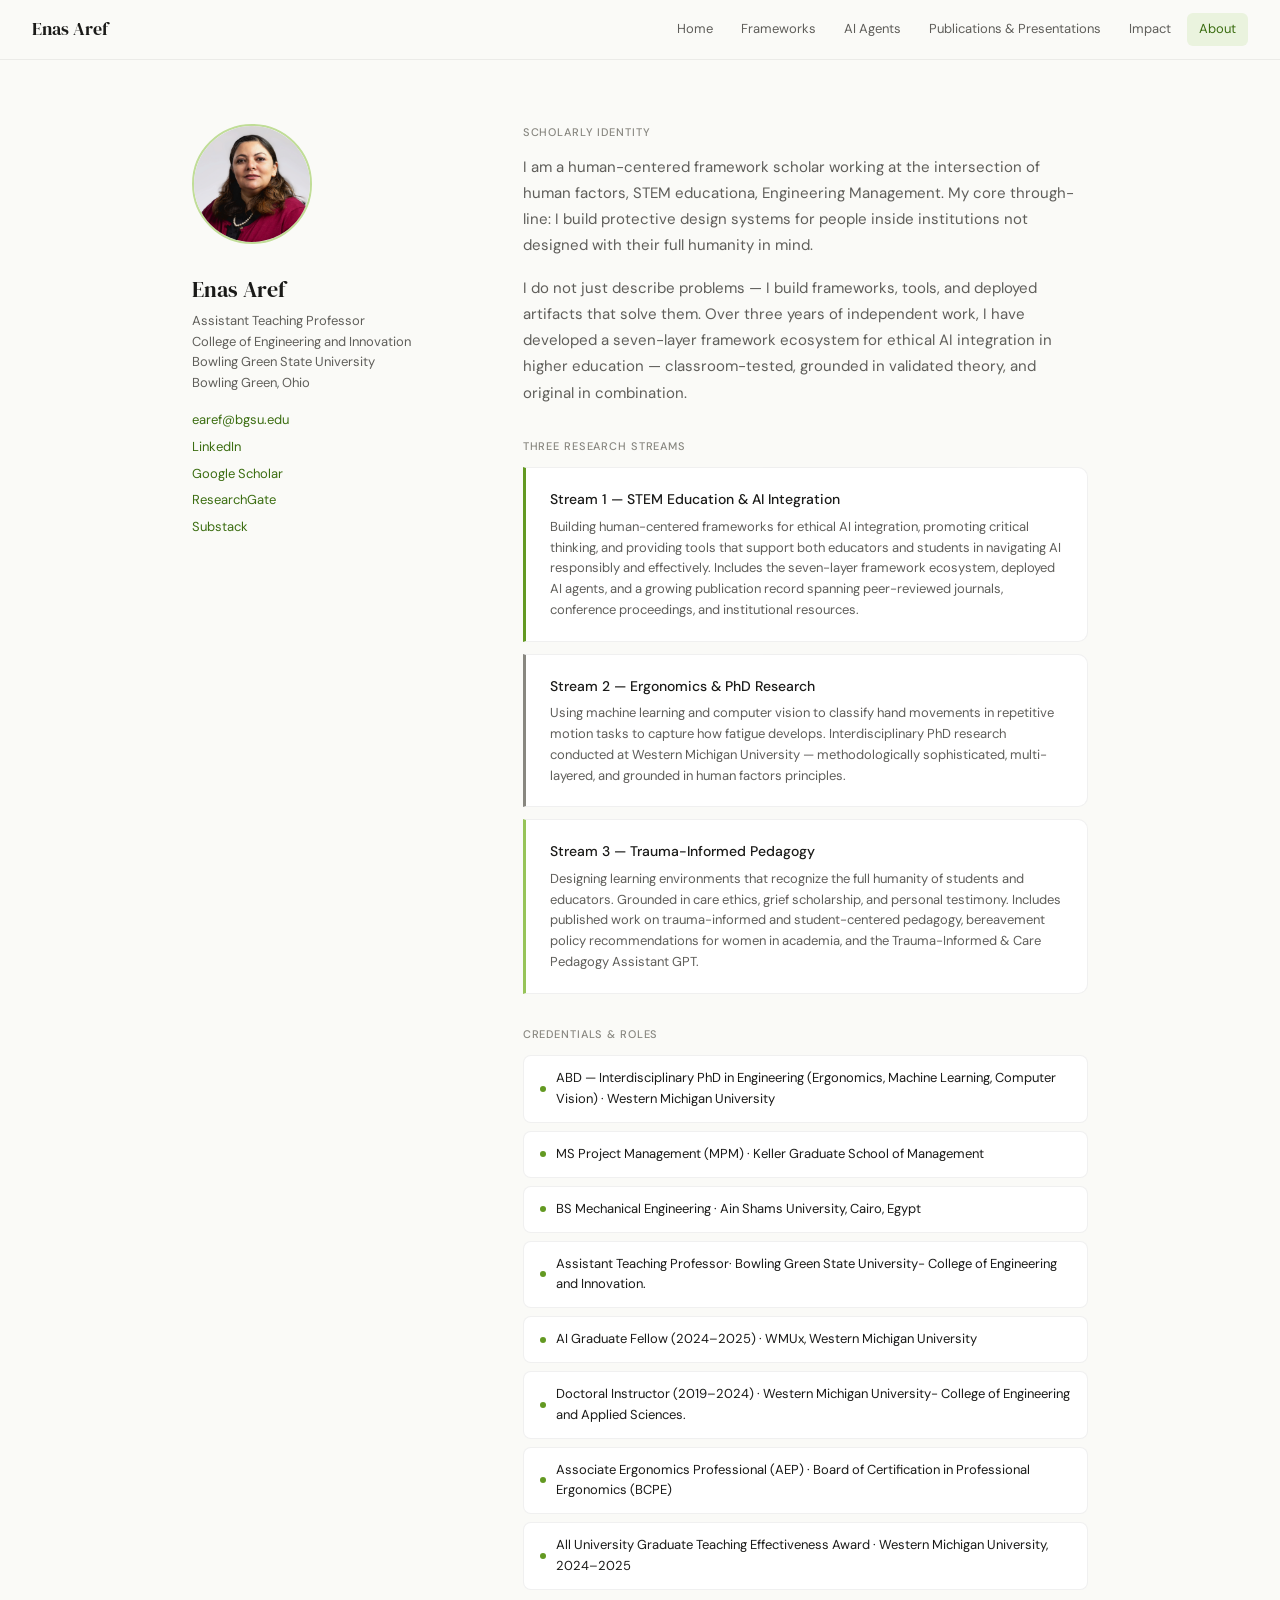
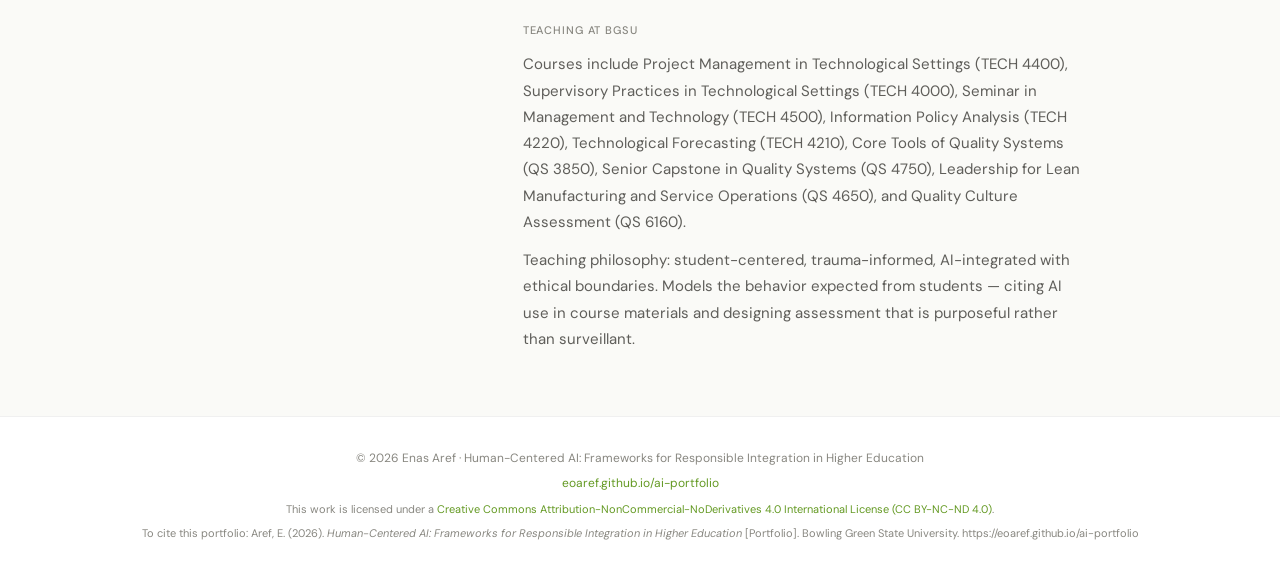
<file: about.html>
<!DOCTYPE html>
<html lang="en">
<head>
<meta charset="UTF-8">
<meta name="viewport" content="width=device-width, initial-scale=1.0">
<title>About — Enas Aref</title>
<link rel="stylesheet" href="style.css">
</head>
<body>

<nav>
  <a class="nav-brand" href="index.html">Enas Aref</a>
  <div class="nav-links" id="navLinks">
    <a href="index.html">Home</a>
    <a href="frameworks.html">Frameworks</a>
    <a href="agents.html">AI Agents</a>
    <a href="publications.html">Publications & Presentations</a>
    <a href="impact.html">Impact</a>
    <a href="about.html" class="active">About</a>
  </div>
  <div class="nav-hamburger" id="hamburger" onclick="toggleMenu()">
    <span></span><span></span><span></span>
  </div>
</nav>

<div class="page-wrap">
  <div class="container">

    <div style="display:grid; grid-template-columns:1fr 2fr; gap:3rem; padding:4rem 0;">

      <!-- LEFT COLUMN -->
      <div>
        <img src="images/Enas Aref-Headshot.jpg" alt="Enas Aref" style="width:120px; height:120px; border-radius:50%; object-fit:cover; border:2px solid var(--green-100); margin-bottom:1.25rem;">
        <div style="font-family:'DM Serif Display',serif; font-size:22px; margin-bottom:4px;">Enas Aref</div>
        <div style="font-size:13px; color:var(--text-secondary); line-height:1.6; margin-bottom:1rem;">
          Assistant Teaching Professor<br>
          College of Engineering and Innovation<br>
          Bowling Green State University<br>
          Bowling Green, Ohio
        </div>
        <div style="display:flex; flex-direction:column; gap:6px; margin-bottom:1.5rem;">
          <a href="mailto:earef@bgsu.edu" style="font-size:13px; color:var(--green-600); text-decoration:none;">earef@bgsu.edu</a>
          <a href="https://www.linkedin.com/in/phdindergo17/" target="_blank" style="font-size:13px; color:var(--green-600); text-decoration:none;">LinkedIn</a>
          <a href="https://scholar.google.com/citations?hl=en&user=EgHXdvQAAAAJ" target="_blank" style="font-size:13px; color:var(--green-600); text-decoration:none;">Google Scholar</a>
          <a href="https://www.researchgate.net/profile/Enas-Aref" target="_blank" style="font-size:13px; color:var(--green-600); text-decoration:none;">ResearchGate</a>
          <a href="https://enasaref.substack.com/" target="_blank" style="font-size:13px; color:var(--green-600); text-decoration:none;">Substack</a>
        </div>
      </div>

      <!-- RIGHT COLUMN -->
      <div>

        <div style="font-size:11px; font-weight:500; text-transform:uppercase; letter-spacing:.08em; color:var(--text-muted); margin-bottom:.75rem;">Scholarly identity</div>
        <p style="font-size:15px; color:var(--text-secondary); line-height:1.75; margin-bottom:1rem;">I am a human-centered framework scholar working at the intersection of human factors, STEM educationa, Engineering Management. My core through-line: I build protective design systems for people inside institutions not designed with their full humanity in mind.</p>
        <p style="font-size:15px; color:var(--text-secondary); line-height:1.75; margin-bottom:2rem;">I do not just describe problems — I build frameworks, tools, and deployed artifacts that solve them. Over three years of independent work, I have developed a seven-layer framework ecosystem for ethical AI integration in higher education — classroom-tested, grounded in validated theory, and original in combination.</p>

        <div style="font-size:11px; font-weight:500; text-transform:uppercase; letter-spacing:.08em; color:var(--text-muted); margin-bottom:.75rem;">Three research streams</div>

        <div style="display:flex; flex-direction:column; gap:12px; margin-bottom:2rem;">
          <div class="card" style="border-left:3px solid var(--green-400); border-radius:0 10px 10px 0;">
            <div style="font-size:14px; font-weight:500; margin-bottom:6px;">Stream 1 — STEM Education & AI Integration</div>
            <p style="font-size:13px; color:var(--text-secondary); line-height:1.6;">Building human-centered frameworks for ethical AI integration, promoting critical thinking, and providing tools that support both educators and students in navigating AI responsibly and effectively. Includes the seven-layer framework ecosystem, deployed AI agents, and a growing publication record spanning peer-reviewed journals, conference proceedings, and institutional resources.</p>
          </div>
          <div class="card" style="border-left:3px solid var(--grey-400); border-radius:0 10px 10px 0;">
            <div style="font-size:14px; font-weight:500; margin-bottom:6px;">Stream 2 — Ergonomics & PhD Research</div>
            <p style="font-size:13px; color:var(--text-secondary); line-height:1.6;">Using machine learning and computer vision to classify hand movements in repetitive motion tasks to capture how fatigue develops. Interdisciplinary PhD research conducted at Western Michigan University — methodologically sophisticated, multi-layered, and grounded in human factors principles.</p>
          </div>
          <div class="card" style="border-left:3px solid var(--green-200); border-radius:0 10px 10px 0;">
            <div style="font-size:14px; font-weight:500; margin-bottom:6px;">Stream 3 — Trauma-Informed Pedagogy</div>
            <p style="font-size:13px; color:var(--text-secondary); line-height:1.6;">Designing learning environments that recognize the full humanity of students and educators. Grounded in care ethics, grief scholarship, and personal testimony. Includes published work on trauma-informed and student-centered pedagogy, bereavement policy recommendations for women in academia, and the Trauma-Informed & Care Pedagogy Assistant GPT.</p>
          </div>
        </div>

        <div style="font-size:11px; font-weight:500; text-transform:uppercase; letter-spacing:.08em; color:var(--text-muted); margin-bottom:.75rem;">Credentials & roles</div>
        <div style="display:flex; flex-direction:column; gap:8px; margin-bottom:2rem;">
          <div style="display:flex; gap:10px; padding:.75rem 1rem; background:var(--white); border:1px solid var(--border-light); border-radius:8px; align-items:center;">
            <div style="width:6px; height:6px; border-radius:50%; background:var(--green-400); flex-shrink:0;"></div>
            <div style="font-size:13px;">ABD — Interdisciplinary PhD in Engineering (Ergonomics, Machine Learning, Computer Vision) · Western Michigan University</div>
          </div>
          <div style="display:flex; gap:10px; padding:.75rem 1rem; background:var(--white); border:1px solid var(--border-light); border-radius:8px; align-items:center;">
            <div style="width:6px; height:6px; border-radius:50%; background:var(--green-400); flex-shrink:0;"></div>
            <div style="font-size:13px;">MS Project Management (MPM) · Keller Graduate School of Management</div>
          </div>
          <div style="display:flex; gap:10px; padding:.75rem 1rem; background:var(--white); border:1px solid var(--border-light); border-radius:8px; align-items:center;">
            <div style="width:6px; height:6px; border-radius:50%; background:var(--green-400); flex-shrink:0;"></div>
            <div style="font-size:13px;">BS Mechanical Engineering · Ain Shams University, Cairo, Egypt</div>
          </div>
         
          <div style="display:flex; gap:10px; padding:.75rem 1rem; background:var(--white); border:1px solid var(--border-light); border-radius:8px; align-items:center;">
            <div style="width:6px; height:6px; border-radius:50%; background:var(--green-400); flex-shrink:0;"></div>
            <div style="font-size:13px;"> Assistant Teaching Professor· Bowling Green State University- College of Engineering and Innovation.</div>
          </div>
            <div style="display:flex; gap:10px; padding:.75rem 1rem; background:var(--white); border:1px solid var(--border-light); border-radius:8px; align-items:center;">
            <div style="width:6px; height:6px; border-radius:50%; background:var(--green-400); flex-shrink:0;"></div>
            <div style="font-size:13px;">AI Graduate Fellow (2024–2025) · WMUx, Western Michigan University</div>
          </div>
           <div style="display:flex; gap:10px; padding:.75rem 1rem; background:var(--white); border:1px solid var(--border-light); border-radius:8px; align-items:center;">
            <div style="width:6px; height:6px; border-radius:50%; background:var(--green-400); flex-shrink:0;"></div>
            <div style="font-size:13px;"> Doctoral Instructor (2019–2024) · Western Michigan University- College of Engineering and Applied Sciences. </div>
          </div>
           <div style="display:flex; gap:10px; padding:.75rem 1rem; background:var(--white); border:1px solid var(--border-light); border-radius:8px; align-items:center;">
            <div style="width:6px; height:6px; border-radius:50%; background:var(--green-400); flex-shrink:0;"></div>
            <div style="font-size:13px;">Associate Ergonomics Professional (AEP) · Board of Certification in Professional Ergonomics (BCPE)</div>
          </div>
          <div style="display:flex; gap:10px; padding:.75rem 1rem; background:var(--white); border:1px solid var(--border-light); border-radius:8px; align-items:center;">
            <div style="width:6px; height:6px; border-radius:50%; background:var(--green-400); flex-shrink:0;"></div>
            <div style="font-size:13px;">All University Graduate Teaching Effectiveness Award · Western Michigan University, 2024–2025</div>
          </div>
          
        </div>

        <div style="font-size:11px; font-weight:500; text-transform:uppercase; letter-spacing:.08em; color:var(--text-muted); margin-bottom:.75rem;">Teaching at BGSU</div>
        <p style="font-size:15px; color:var(--text-secondary); line-height:1.75; margin-bottom:.75rem;">Courses include Project Management in Technological Settings (TECH 4400), Supervisory Practices in Technological Settings (TECH 4000), Seminar in Management and Technology (TECH 4500), Information Policy Analysis (TECH 4220), Technological Forecasting (TECH 4210), Core Tools of Quality Systems (QS 3850), Senior Capstone in Quality Systems (QS 4750), Leadership for Lean Manufacturing and Service Operations (QS 4650), and Quality Culture Assessment (QS 6160).</p>
        <p style="font-size:15px; color:var(--text-secondary); line-height:1.75;">Teaching philosophy: student-centered, trauma-informed, AI-integrated with ethical boundaries. Models the behavior expected from students — citing AI use in course materials and designing assessment that is purposeful rather than surveillant.</p>

      </div>
    </div>

  </div>
</div>

<footer>
  <p>© 2026 Enas Aref · Human-Centered AI: Frameworks for Responsible Integration in Higher Education</p>
  <p style="margin-top:6px;"><a href="https://eoaref.github.io/ai-portfolio">eoaref.github.io/ai-portfolio</a></p>
  <p style="margin-top:8px; font-size:11px; color:var(--text-muted);">
    This work is licensed under a <a href="https://creativecommons.org/licenses/by-nc-nd/4.0/" target="_blank" style="color:var(--green-400);">Creative Commons Attribution-NonCommercial-NoDerivatives 4.0 International License (CC BY-NC-ND 4.0)</a>.
  </p>
  <p style="margin-top:6px; font-size:11px; color:var(--text-muted);">
    To cite this portfolio: Aref, E. (2026). <em>Human-Centered AI: Frameworks for Responsible Integration in Higher Education</em> [Portfolio]. Bowling Green State University. https://eoaref.github.io/ai-portfolio
  </p>
</footer>

<script>
function toggleMenu() { document.getElementById('navLinks').classList.toggle('open'); }
document.addEventListener('click', function(e) { if (!e.target.closest('nav')) document.getElementById('navLinks').classList.remove('open'); });
</script>
</body>
</html>
</file>
<file: style.css>
/* ── SHARED STYLES ── */
@import url('https://fonts.googleapis.com/css2?family=DM+Serif+Display:ital@0;1&family=DM+Sans:wght@300;400;500&display=swap');

:root {
  --green-50: #EAF3DE;
  --green-100: #C0DD97;
  --green-200: #97C459;
  --green-400: #639922;
  --green-600: #3B6D11;
  --green-800: #27500A;
  --grey-50: #F1EFE8;
  --grey-100: #D3D1C7;
  --grey-200: #B4B2A9;
  --grey-400: #888780;
  --grey-600: #5F5E5A;
  --grey-800: #444441;
  --grey-900: #2C2C2A;
  --white: #ffffff;
  --off-white: #FAFAF7;
  --text-primary: #1a1a18;
  --text-secondary: #5F5E5A;
  --text-muted: #888780;
  --border: rgba(0,0,0,0.1);
  --border-light: rgba(0,0,0,0.06);
}

* { box-sizing: border-box; margin: 0; padding: 0; }
html { scroll-behavior: smooth; }
body { font-family: 'DM Sans', sans-serif; font-weight: 400; color: var(--text-primary); background: var(--off-white); line-height: 1.6; }

/* ── NAV ── */
nav {
  position: fixed; top: 0; left: 0; right: 0; z-index: 100;
  background: rgba(250,250,247,0.95);
  backdrop-filter: blur(12px);
  border-bottom: 1px solid var(--border-light);
  padding: 0 2rem; height: 60px;
  display: flex; align-items: center; justify-content: space-between;
}
.nav-brand { font-family: 'DM Serif Display', serif; font-size: 18px; color: var(--text-primary); text-decoration: none; }
.nav-links { display: flex; gap: 0.25rem; flex-wrap: wrap; }
.nav-links a { font-size: 13px; font-weight: 400; color: var(--text-secondary); text-decoration: none; padding: 6px 12px; border-radius: 6px; transition: all 0.2s; }
.nav-links a:hover, .nav-links a.active { color: var(--green-600); background: var(--green-50); }
.nav-hamburger { display: none; cursor: pointer; flex-direction: column; gap: 4px; }
.nav-hamburger span { width: 22px; height: 1.5px; background: var(--text-primary); }

/* ── LAYOUT ── */
.page-wrap { padding-top: 60px; min-height: 100vh; }
.container { max-width: 960px; margin: 0 auto; padding: 0 2rem; }

/* ── TYPOGRAPHY ── */
.page-header { padding: 4rem 0 3rem; border-bottom: 1px solid var(--border-light); }
.eyebrow { font-size: 12px; font-weight: 500; letter-spacing: 0.1em; text-transform: uppercase; color: var(--green-400); margin-bottom: 1rem; display: flex; align-items: center; gap: 8px; }
.eyebrow::before { content: ''; display: block; width: 24px; height: 1px; background: var(--green-400); }
.page-title { font-family: 'DM Serif Display', serif; font-size: clamp(28px, 4vw, 42px); line-height: 1.2; max-width: 680px; margin-bottom: 1rem; }
.page-body { font-size: 16px; color: var(--text-secondary); line-height: 1.75; max-width: 640px; }
.section-label { font-size: 11px; font-weight: 500; letter-spacing: 0.1em; text-transform: uppercase; color: var(--text-muted); margin-bottom: 1.25rem; }

/* ── CARDS ── */
.card { background: var(--white); border: 1px solid var(--border-light); border-radius: 12px; padding: 1.25rem 1.5rem; }
.card:hover { border-color: var(--green-100); }

/* ── TAGS ── */
.tag { font-size: 12px; padding: 5px 14px; border-radius: 20px; font-weight: 400; }
.tag-green { background: var(--green-50); color: var(--green-800); border: 1px solid var(--green-100); }
.tag-grey { background: var(--grey-50); color: var(--grey-600); border: 1px solid var(--grey-100); }
.tag-row { display: flex; gap: 8px; flex-wrap: wrap; }

/* ── BADGES ── */
.badge { display: inline-block; font-size: 11px; padding: 2px 8px; border-radius: 4px; font-weight: 500; margin-left: 8px; vertical-align: middle; }
.badge-published { background: var(--green-50); color: var(--green-600); }
.badge-accepted { background: #DBEAFE; color: #1E40AF; }
.badge-review { background: #FEF3C7; color: #92400E; }
.badge-preprint { background: var(--grey-50); color: var(--grey-600); }

/* ── CONNECT BUTTONS ── */
.connect-btn { font-size: 13px; padding: 8px 20px; border: 1px solid var(--border); border-radius: 8px; color: var(--text-primary); text-decoration: none; transition: all 0.2s; background: var(--white); display: inline-block; }
.connect-btn:hover { border-color: var(--green-400); color: var(--green-600); background: var(--green-50); }
.connect-row { display: flex; gap: 10px; flex-wrap: wrap; margin-top: 1.25rem; }

/* ── DIVIDERS ── */
.section { padding: 3rem 0; border-bottom: 1px solid var(--border-light); }
.section:last-child { border-bottom: none; }

/* ── FOOTER ── */
footer { border-top: 1px solid var(--border-light); padding: 2rem; text-align: center; font-size: 12px; color: var(--text-muted); background: var(--white); }
footer a { color: var(--green-400); text-decoration: none; }

/* ── RESPONSIVE ── */
@media (max-width: 768px) {
  .nav-links { display: none; }
  .nav-links.open { display: flex; flex-direction: column; position: fixed; top: 60px; left: 0; right: 0; background: var(--off-white); border-bottom: 1px solid var(--border); padding: 1rem; gap: 4px; z-index: 99; }
  .nav-hamburger { display: flex; }
  .container { padding: 0 1rem; }
}

/* ── ANIMATIONS ── */
@keyframes fadeUp { from { opacity: 0; transform: translateY(16px); } to { opacity: 1; transform: translateY(0); } }
.fade-up { animation: fadeUp 0.4s ease forwards; }
</file>
